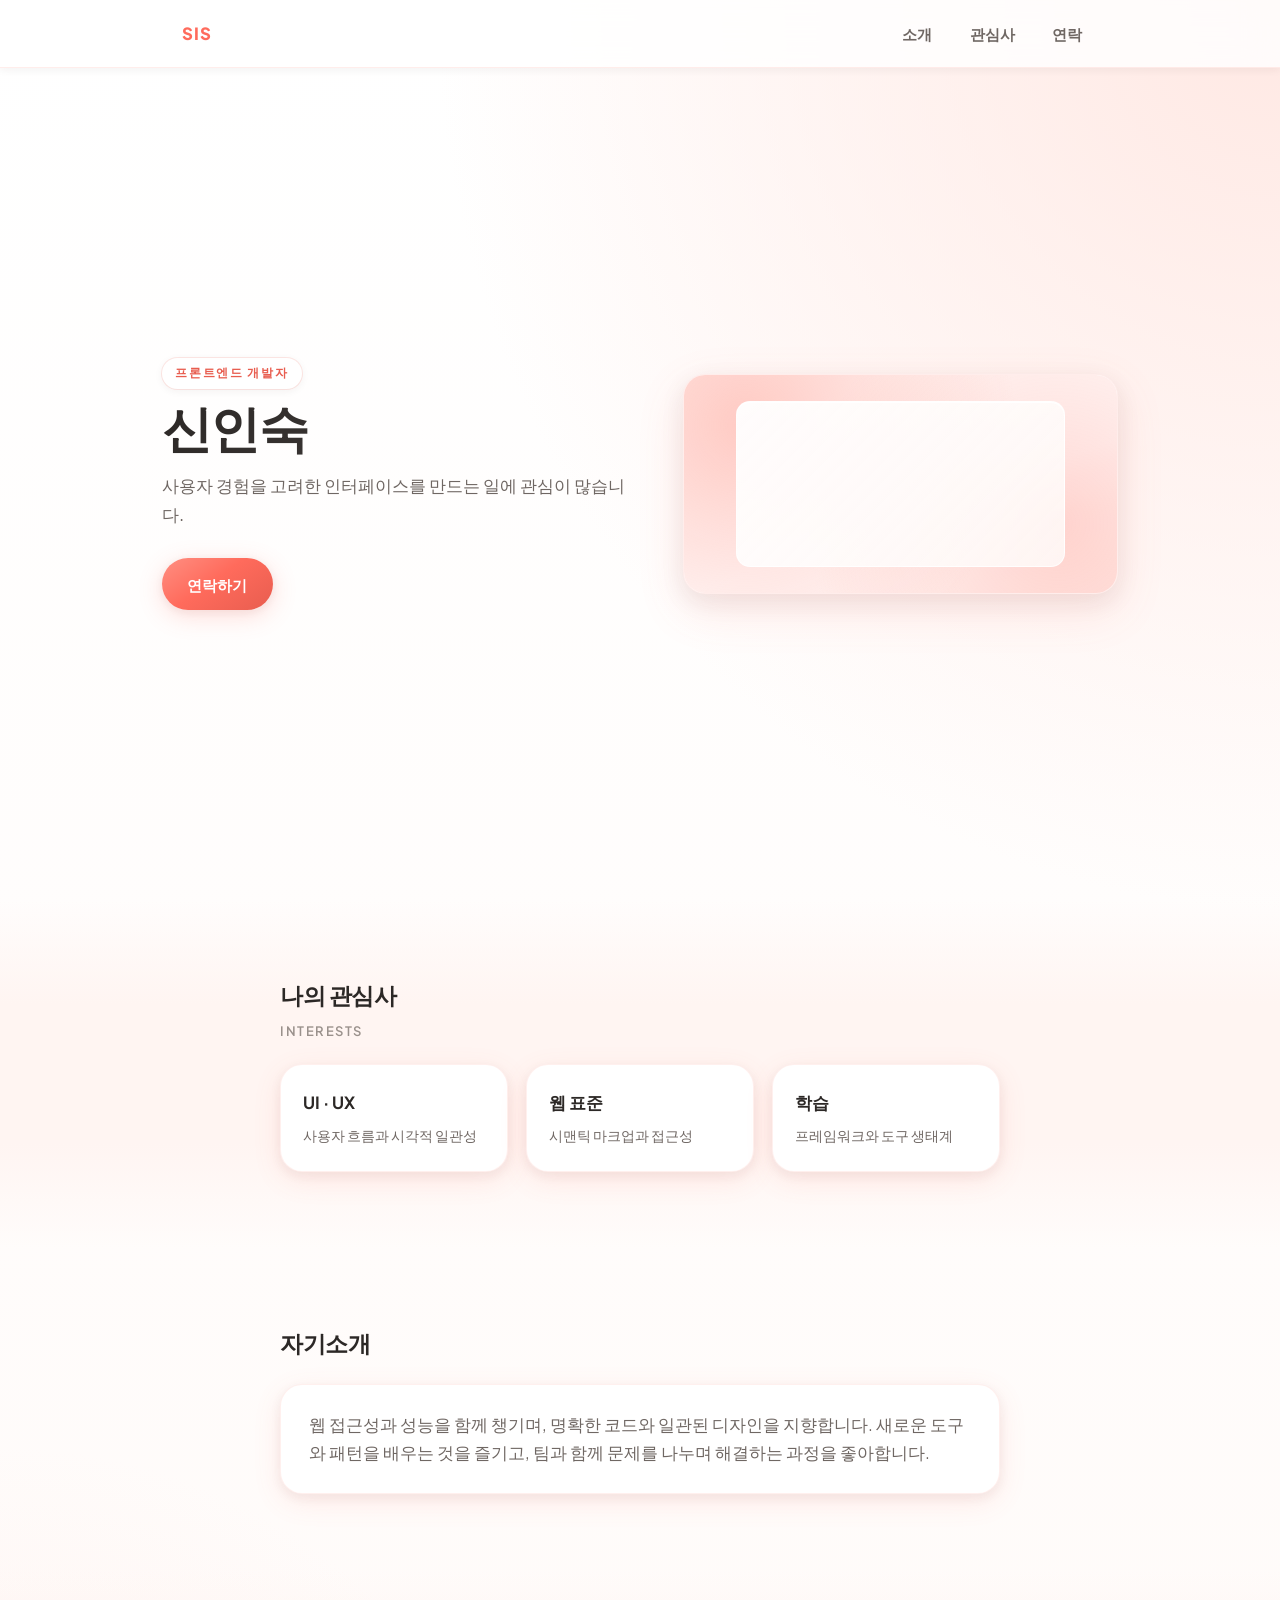
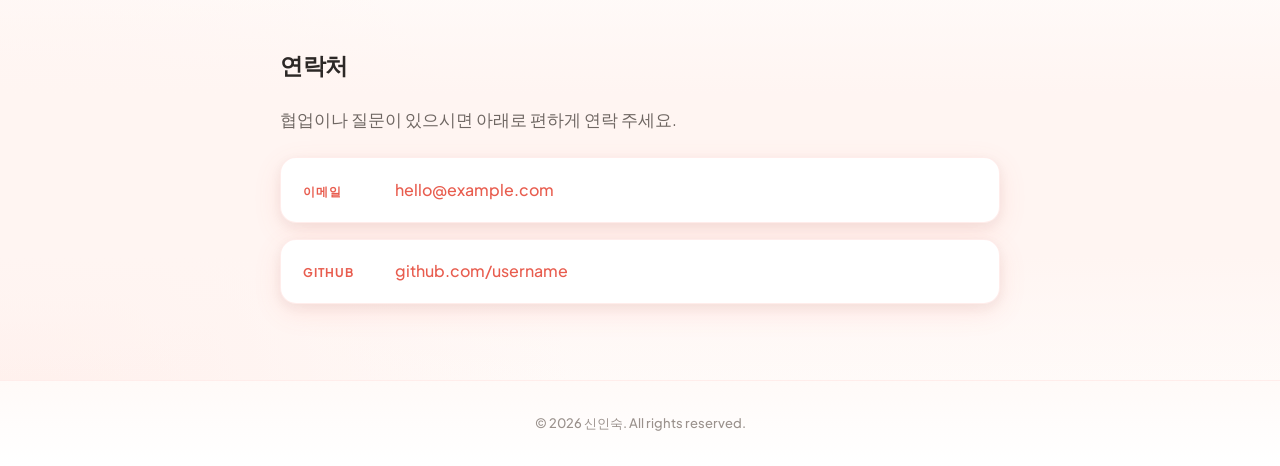
<file: index.html>
<!doctype html>
<html lang="ko">
<head>
  <meta charset="UTF-8">
  <meta name="viewport" content="width=device-width, initial-scale=1.0">
  <meta name="description" content="개인 홈페이지 — 소개, 관심사, 연락처">
  <title>신인숙 | 개인 홈페이지</title>
  <link rel="preconnect" href="https://fonts.googleapis.com">
  <link rel="preconnect" href="https://fonts.gstatic.com" crossorigin>
  <link href="https://fonts.googleapis.com/css2?family=Plus+Jakarta+Sans:ital,wght@0,400;0,500;0,600;0,700;1,400&display=swap" rel="stylesheet">
  <link rel="stylesheet" href="style.css">
</head>
<body>
  <a class="skip-link" href="#intro">본문으로 건너뛰기</a>

  <!-- site-head: sticky. nav는 header 밖에 두어 backdrop-filter가 fixed 딤/패널 기준을 망가뜨리지 않게 함 -->
  <div class="site-head">
    <header class="site-header">
      <div class="header-inner">
        <a class="logo" href="#">SIS</a>
        <button
          type="button"
          class="nav-toggle"
          aria-expanded="false"
          aria-controls="nav-menu"
          aria-label="메뉴 열기"
        >
          <!-- 햄버거 아이콘 (장식) -->
          <svg class="nav-toggle-icon" width="22" height="22" viewBox="0 0 24 24" aria-hidden="true" focusable="false">
            <path
              fill="none"
              stroke="currentColor"
              stroke-width="2"
              stroke-linecap="round"
              d="M5 7h14M5 12h14M5 17h14"
            />
          </svg>
        </button>
      </div>
    </header>
    <nav class="nav" aria-label="주요 메뉴">
      <!-- fixed 요소는 backdrop-filter 없는 조상 밖(여기)에 두어 전체 화면 딤·슬라이드 패널이 동작함 -->
      <div class="nav-backdrop" aria-hidden="true"></div>
      <ul id="nav-menu" class="nav-list">
        <!-- 패널 상단 닫기 버튼 -->
        <li class="nav-close-item" aria-hidden="true">
          <button type="button" class="nav-close" aria-label="메뉴 닫기">
            <svg width="20" height="20" viewBox="0 0 24 24" aria-hidden="true" focusable="false">
              <path
                fill="none"
                stroke="currentColor"
                stroke-width="2.2"
                stroke-linecap="round"
                d="M6 6l12 12M18 6L6 18"
              />
            </svg>
          </button>
        </li>
        <li><a href="#intro">소개</a></li>
        <li><a href="#interests">관심사</a></li>
        <li><a href="#contact">연락</a></li>
      </ul>
    </nav>
  </div>

  <main>
    <section class="hero" aria-labelledby="hero-title">
      <div class="hero-content">
        <p class="hero-label">프론트엔드 개발자</p>
        <h1 id="hero-title" class="hero-title">신인숙</h1>
        <p class="hero-lead">
          사용자 경험을 고려한 인터페이스를 만드는 일에 관심이 많습니다.
        </p>
        <a class="btn btn-primary" href="#contact">연락하기</a>
      </div>
      <div class="hero-visual" aria-hidden="true"></div>
    </section>

    <section id="interests" class="section section-interests" aria-labelledby="interests-title">
      <div class="container">
        <h2 id="interests-title" class="section-title">
          나의 관심사 <span class="section-title-en" lang="en">Interests</span>
        </h2>
        <ul class="interest-grid">
          <li class="interest-card">
            <h3 class="interest-title">UI · UX</h3>
            <p class="interest-text">사용자 흐름과 시각적 일관성</p>
          </li>
          <li class="interest-card">
            <h3 class="interest-title">웹 표준</h3>
            <p class="interest-text">시맨틱 마크업과 접근성</p>
          </li>
          <li class="interest-card">
            <h3 class="interest-title">학습</h3>
            <p class="interest-text">프레임워크와 도구 생태계</p>
          </li>
        </ul>
      </div>
    </section>

    <section id="intro" class="section section-intro">
      <div class="container">
        <h2 class="section-title">자기소개</h2>
        <div class="panel-card intro-panel">
          <p class="section-lead">
            웹 접근성과 성능을 함께 챙기며, 명확한 코드와 일관된 디자인을 지향합니다.
            새로운 도구와 패턴을 배우는 것을 즐기고, 팀과 함께 문제를 나누며 해결하는 과정을 좋아합니다.
          </p>
        </div>
      </div>
    </section>

    <section id="contact" class="section section-contact">
      <div class="container">
        <h2 class="section-title">연락처</h2>
        <p class="section-lead contact-lead">
          협업이나 질문이 있으시면 아래로 편하게 연락 주세요.
        </p>
        <ul class="contact-list">
          <li>
            <span class="contact-label">이메일</span>
            <a href="mailto:hello@example.com">hello@example.com</a>
          </li>
          <li>
            <span class="contact-label">GitHub</span>
            <a href="https://github.com/username" target="_blank" rel="noopener noreferrer">github.com/username</a>
          </li>
        </ul>
      </div>
    </section>
  </main>

  <footer class="site-footer">
    <div class="container footer-inner">
      <p class="footer-copy">© <span id="year"></span> 신인숙. All rights reserved.</p>
    </div>
  </footer>

  <script src="script.js" defer></script>
</body>
</html>
</file>
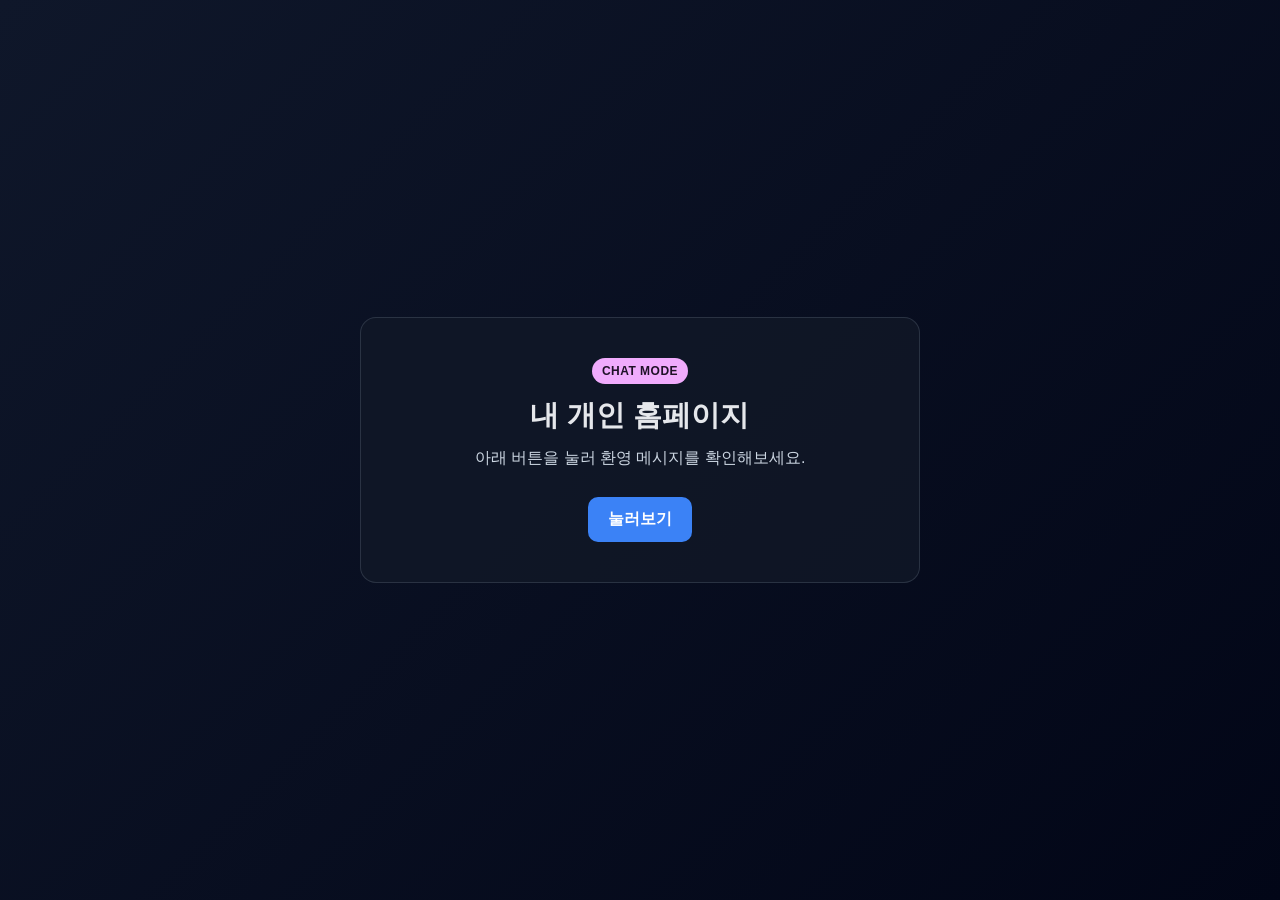
<file: index1.html>
<!doctype html>
<html lang="ko">
<head>
  <meta charset="UTF-8">
  <meta name="viewport" content="width=device-width, initial-scale=1.0">
  <title>Chat Mode - My Homepage</title>
  <style>
    :root {
      --bg: #0f172a;
      --card: #111827;
      --text: #e5e7eb;
      --accent: #3b82f6;
      --accent-hover: #2563eb;
    }

    * {
      box-sizing: border-box;
    }

    body {
      margin: 0;
      min-height: 100vh;
      display: grid;
      place-items: center;
      background: linear-gradient(135deg, var(--bg), #020617);
      color: var(--text);
      font-family: "Segoe UI", Arial, sans-serif;
    }

    .card {
      width: min(92vw, 560px);
      padding: 40px;
      border-radius: 16px;
      background: rgba(17, 24, 39, 0.85);
      border: 1px solid rgba(148, 163, 184, 0.2);
      text-align: center;
    }

    .mode-badge {
      display: inline-block;
      margin-bottom: 12px;
      padding: 6px 10px;
      border-radius: 999px;
      font-size: 0.75rem;
      font-weight: 700;
      letter-spacing: 0.04em;
      color: #1f1127;
      background: #f0abfc;
    }

    h1 {
      margin: 0 0 12px;
      font-size: 1.8rem;
    }

    p {
      margin: 0 0 28px;
      color: #cbd5e1;
    }

    .cta-button {
      border: 0;
      border-radius: 10px;
      padding: 12px 20px;
      font-size: 1rem;
      font-weight: 700;
      color: #fff;
      background-color: var(--accent);
      cursor: pointer;
      transition: transform 0.15s ease, background-color 0.2s ease;
    }

    .cta-button:hover {
      background-color: var(--accent-hover);
      transform: translateY(-1px);
    }

    .cta-button:active {
      transform: translateY(0);
    }
  </style>
</head>
<body>
  <main class="card">
    <span class="mode-badge">CHAT MODE</span>
    <h1>내 개인 홈페이지</h1>
    <p>아래 버튼을 눌러 환영 메시지를 확인해보세요.</p>
    <button class="cta-button" id="welcomeButton" type="button">눌러보기</button>
  </main>

  <script>
    const welcomeButton = document.getElementById("welcomeButton");

    welcomeButton.addEventListener("click", () => {
      alert("방문해주셔서 감사합니다!");
    });
  </script>
</body>
</html>
</file>
<file: style.css>
:root {
  --coral: #ff6b5c;
  --coral-deep: #e85d4f;
  --coral-light: #ff8f82;
  --coral-glow: rgba(255, 107, 92, 0.22);
  --coral-mist: rgba(255, 107, 92, 0.08);
  --white: #ffffff;
  --cream: #fffaf8;
  --blush: #fff5f2;
  --peach: #ffe8e3;
  --text: #2c2826;
  --text-muted: #6f6763;
  --text-soft: #9a918c;
  --shadow-sm: 0 2px 8px rgba(44, 40, 38, 0.06);
  --shadow-md: 0 8px 28px rgba(255, 107, 92, 0.12), 0 4px 12px rgba(44, 40, 38, 0.06);
  --shadow-lg: 0 16px 48px rgba(255, 107, 92, 0.14), 0 8px 24px rgba(44, 40, 38, 0.08);
  --shadow-card-hover: 0 20px 56px rgba(255, 107, 92, 0.18), 0 10px 28px rgba(44, 40, 38, 0.1);
  --radius: 22px;
  --radius-sm: 16px;
  --radius-pill: 999px;
  --font: "Plus Jakarta Sans", system-ui, -apple-system, sans-serif;
  --max-width: 720px;
  --header-h: 68px;
}

*,
*::before,
*::after {
  box-sizing: border-box;
}

html {
  scroll-behavior: smooth;
}

body {
  margin: 0;
  min-height: 100vh;
  font-family: var(--font);
  font-size: 1rem;
  line-height: 1.65;
  color: var(--text);
  background: var(--cream);
  background-image:
    radial-gradient(ellipse 120% 80% at 100% 0%, var(--peach) 0%, transparent 55%),
    radial-gradient(ellipse 90% 60% at 0% 100%, rgba(255, 232, 227, 0.6) 0%, transparent 50%),
    linear-gradient(180deg, var(--white) 0%, var(--cream) 100%);
}

a {
  color: var(--coral-deep);
  text-decoration: none;
  font-weight: 500;
  transition: color 0.2s ease, opacity 0.2s ease;
}

a:hover {
  color: var(--coral);
  opacity: 1;
}

.skip-link {
  position: absolute;
  left: -9999px;
  z-index: 100;
  padding: 0.75rem 1rem;
  background: var(--coral);
  color: var(--white);
  border-radius: var(--radius-sm);
  font-weight: 600;
}

.skip-link:focus {
  left: 1rem;
  top: 1rem;
}

/* sticky는 site-head에 둠 — nav(딤·패널)는 header 밖 형제이므로 같은 래퍼에서 겹침·스크롤 고정 처리 */
.site-head {
  position: sticky;
  top: 0;
  z-index: 50;
}

.site-header {
  height: var(--header-h);
  background: rgba(255, 255, 255, 0.82);
  backdrop-filter: blur(16px);
  -webkit-backdrop-filter: blur(16px);
  border-bottom: 1px solid rgba(255, 107, 92, 0.12);
  box-shadow: var(--shadow-sm);
}

.header-inner {
  max-width: 960px;
  margin: 0 auto;
  padding: 0 1.35rem;
  height: 100%;
  display: flex;
  align-items: center;
  justify-content: space-between;
}

.logo {
  font-weight: 800;
  font-size: 1.05rem;
  letter-spacing: 0.08em;
  color: var(--coral);
  text-decoration: none;
}

.logo:hover {
  color: var(--coral-deep);
}

/* 데스크톱: 헤더 줄과 같은 높이에 링크만 오른쪽 정렬(토글은 .site-header 안에 있음) */
.nav {
  position: absolute;
  top: 0;
  left: 0;
  right: 0;
  height: var(--header-h);
  max-width: 960px;
  margin: 0 auto;
  padding: 0 1.35rem;
  display: flex;
  align-items: center;
  justify-content: flex-end;
  pointer-events: none;
}

.nav-toggle {
  display: none;
  align-items: center;
  justify-content: center;
  min-width: 2.75rem;
  min-height: 2.75rem;
  padding: 0.35rem;
  font: inherit;
  color: var(--text);
  background: var(--white);
  border: 1px solid rgba(255, 107, 92, 0.25);
  border-radius: var(--radius-sm);
  box-shadow: var(--shadow-sm);
  cursor: pointer;
}

.nav-toggle-icon {
  display: block;
}

/* 모바일 드로어용 — 데스크톱에서는 숨김 */
.nav-backdrop {
  display: none;
}

/* 닫기 버튼 행: 데스크톱에서는 링크 목록에 섞이지 않게 숨김 */
.nav-close-item {
  display: none;
}

.nav-close {
  display: none;
}

.nav-list {
  display: flex;
  gap: 0.35rem;
  margin: 0;
  padding: 0;
  list-style: none;
  align-items: center;
}

.nav-list a {
  display: block;
  padding: 0.5rem 1rem;
  border-radius: var(--radius-pill);
  color: var(--text-muted);
  font-size: 0.9375rem;
  font-weight: 600;
}

.nav-list a:hover {
  color: var(--coral-deep);
  background: var(--coral-mist);
}

.hero {
  max-width: 1000px;
  margin: 0 auto;
  padding: clamp(2.5rem, 7vw, 4.5rem) 1.35rem;
  display: grid;
  gap: 2rem;
  align-items: center;
  min-height: calc(100vh - var(--header-h));
}

@media (min-width: 768px) {
  .hero {
    grid-template-columns: 1.05fr 0.95fr;
    gap: 2.5rem;
  }
}

.hero-content {
  padding: 0.25rem 0;
}

.hero-label {
  margin: 0 0 0.65rem;
  display: inline-block;
  padding: 0.35rem 0.85rem;
  font-size: 0.75rem;
  font-weight: 700;
  letter-spacing: 0.14em;
  text-transform: uppercase;
  color: var(--coral-deep);
  background: var(--white);
  border-radius: var(--radius-pill);
  box-shadow: var(--shadow-sm), 0 0 0 1px rgba(255, 107, 92, 0.15);
}

.hero-title {
  margin: 0 0 1rem;
  font-size: clamp(2.35rem, 5.5vw, 3.15rem);
  font-weight: 800;
  letter-spacing: -0.03em;
  line-height: 1.12;
  color: var(--text);
  background: linear-gradient(135deg, var(--text) 0%, #4a4543 100%);
  -webkit-background-clip: text;
  background-clip: text;
  color: transparent;
}

@supports not (background-clip: text) {
  .hero-title {
    color: var(--text);
    background: none;
  }
}

.hero-lead {
  margin: 0 0 1.85rem;
  max-width: 38ch;
  color: var(--text-muted);
  font-size: 1.08rem;
  font-weight: 450;
}

.btn {
  display: inline-flex;
  align-items: center;
  justify-content: center;
  padding: 0.85rem 1.6rem;
  font-size: 0.95rem;
  font-weight: 700;
  border-radius: var(--radius-pill);
  border: none;
  cursor: pointer;
  transition: transform 0.2s ease, box-shadow 0.25s ease;
}

.btn-primary {
  color: var(--white);
  background: linear-gradient(145deg, var(--coral-light) 0%, var(--coral) 45%, var(--coral-deep) 100%);
  box-shadow: 0 6px 24px var(--coral-glow), var(--shadow-sm);
}

.btn-primary:hover {
  transform: translateY(-3px);
  box-shadow: 0 12px 36px var(--coral-glow), var(--shadow-md);
}

.hero-visual {
  min-height: 220px;
  border-radius: var(--radius);
  background: var(--white);
  border: 1px solid rgba(255, 107, 92, 0.12);
  box-shadow: var(--shadow-lg);
  position: relative;
  overflow: hidden;
}

.hero-visual::before {
  content: "";
  position: absolute;
  inset: -40%;
  background:
    radial-gradient(circle at 30% 35%, rgba(255, 143, 130, 0.45) 0%, transparent 45%),
    radial-gradient(circle at 70% 60%, rgba(255, 107, 92, 0.28) 0%, transparent 42%),
    linear-gradient(160deg, var(--blush) 0%, var(--white) 55%, var(--peach) 100%);
}

.hero-visual::after {
  content: "";
  position: absolute;
  inset: 12%;
  border-radius: calc(var(--radius) - 8px);
  background: linear-gradient(135deg, rgba(255, 255, 255, 0.95) 0%, rgba(255, 250, 248, 0.85) 100%);
  box-shadow: inset 0 1px 0 rgba(255, 255, 255, 0.9);
  border: 1px solid rgba(255, 255, 255, 0.8);
}

.section {
  padding: clamp(3rem, 7vw, 4.75rem) 1.35rem;
}

.section:nth-child(even) {
  background: linear-gradient(180deg, transparent 0%, var(--blush) 30%, var(--blush) 70%, transparent 100%);
}

.container {
  max-width: var(--max-width);
  margin: 0 auto;
}

.section-title {
  margin: 0 0 1.35rem;
  font-size: 1.45rem;
  font-weight: 800;
  letter-spacing: -0.02em;
  color: var(--text);
}

/* 영문 보조 제목(예: Interests) — 메인 제목과 구분 */
.section-title-en {
  display: block;
  margin-top: 0.4rem;
  font-size: 0.8125rem;
  font-weight: 600;
  letter-spacing: 0.12em;
  text-transform: uppercase;
  color: var(--text-soft);
}

.section-lead {
  margin: 0;
  color: var(--text-muted);
  font-size: 1.05rem;
}

.panel-card {
  padding: 1.65rem 1.75rem;
  border-radius: var(--radius);
  background: var(--white);
  border: 1px solid rgba(255, 107, 92, 0.1);
  box-shadow: var(--shadow-md);
  transition: box-shadow 0.25s ease, transform 0.2s ease;
}

.intro-panel:hover {
  box-shadow: var(--shadow-card-hover);
  transform: translateY(-2px);
}

.section-intro .section-lead {
  max-width: none;
}

.interest-grid {
  display: grid;
  gap: 1.15rem;
  margin: 0;
  padding: 0;
  list-style: none;
}

@media (min-width: 600px) {
  .interest-grid {
    grid-template-columns: repeat(3, 1fr);
  }
}

.interest-card {
  padding: 1.5rem 1.35rem;
  border-radius: var(--radius);
  background: var(--white);
  border: 1px solid rgba(255, 107, 92, 0.1);
  box-shadow: var(--shadow-md);
  transition: transform 0.25s ease, box-shadow 0.25s ease;
}

.interest-card:hover {
  transform: translateY(-6px);
  box-shadow: var(--shadow-card-hover);
  border-color: rgba(255, 107, 92, 0.2);
}

.interest-title {
  margin: 0 0 0.5rem;
  font-size: 1.05rem;
  font-weight: 700;
  color: var(--text);
}

.interest-text {
  margin: 0;
  font-size: 0.9rem;
  color: var(--text-muted);
  line-height: 1.55;
}

.section-contact .contact-lead {
  margin-bottom: 1.5rem;
}

.contact-list {
  margin: 0;
  padding: 0;
  list-style: none;
  display: flex;
  flex-direction: column;
  gap: 1rem;
}

.contact-list li {
  display: flex;
  flex-wrap: wrap;
  align-items: baseline;
  gap: 0.75rem 1.25rem;
  padding: 1.15rem 1.35rem;
  border-radius: var(--radius-sm);
  background: var(--white);
  border: 1px solid rgba(255, 107, 92, 0.12);
  box-shadow: var(--shadow-md);
  transition: box-shadow 0.2s ease;
}

.contact-list li:hover {
  box-shadow: var(--shadow-lg);
}

.contact-label {
  min-width: 4.5rem;
  font-size: 0.75rem;
  font-weight: 700;
  color: var(--coral-deep);
  text-transform: uppercase;
  letter-spacing: 0.08em;
}

.site-footer {
  border-top: 1px solid rgba(255, 107, 92, 0.12);
  padding: 2rem 1.35rem;
  background: linear-gradient(180deg, var(--cream) 0%, var(--white) 100%);
}

.footer-inner {
  text-align: center;
}

.footer-copy {
  margin: 0;
  font-size: 0.8125rem;
  color: var(--text-soft);
  font-weight: 500;
}

@media (max-width: 640px) {
  /* absolute·flex 오버레이 제거: fixed 딤/패널만 뷰포트 기준으로 쌓이게 함 */
  .nav {
    display: block;
    position: static;
    height: 0;
    padding: 0;
    max-width: none;
    margin: 0;
    overflow: visible;
  }

  .nav-toggle {
    display: flex;
    z-index: 70;
    position: relative;
  }

  .nav-backdrop {
    display: block;
    position: fixed;
    inset: 0;
    z-index: 55;
    background: rgba(44, 40, 38, 0.42);
    opacity: 0;
    visibility: hidden;
    pointer-events: none;
    transition: opacity 0.28s ease, visibility 0.28s ease;
  }

  .nav.is-open .nav-backdrop {
    opacity: 1;
    visibility: visible;
    pointer-events: auto;
  }

  .nav-list {
    position: fixed;
    top: 0;
    right: 0;
    z-index: 60;
    width: min(288px, 86vw);
    height: 100vh;
    height: 100dvh;
    margin: 0;
    flex-direction: column;
    gap: 0.25rem;
    align-items: stretch;
    /* 상단 여백을 줄여 닫기 버튼이 자연스럽게 자리잡게 함 */
    padding: 1rem 1rem 1.5rem;
    background: var(--white);
    border: none;
    border-left: 1px solid rgba(255, 107, 92, 0.15);
    border-radius: 0;
    box-shadow: var(--shadow-lg);
    transform: translateX(100%);
    visibility: hidden;
    pointer-events: none;
    transition: transform 0.28s ease, visibility 0.28s ease;
    overflow-y: auto;
  }

  .nav.is-open .nav-list {
    transform: translateX(0);
    visibility: visible;
    pointer-events: auto;
  }

  /* 닫기 버튼 행: 패널 상단 오른쪽 정렬 */
  .nav-close-item {
    display: flex;
    justify-content: flex-end;
    padding-bottom: 0.5rem;
    border-bottom: 1px solid rgba(255, 107, 92, 0.1);
    margin-bottom: 0.5rem;
  }

  .nav-close {
    display: flex;
    align-items: center;
    justify-content: center;
    min-width: 2.5rem;
    min-height: 2.5rem;
    padding: 0.25rem;
    color: var(--text-muted);
    background: transparent;
    border: 1px solid rgba(255, 107, 92, 0.2);
    border-radius: var(--radius-sm);
    cursor: pointer;
    transition: color 0.18s ease, background 0.18s ease;
  }

  .nav-close:hover {
    color: var(--coral-deep);
    background: var(--coral-mist);
  }

  .nav-list li a {
    border-radius: var(--radius-sm);
  }
}

@media (max-width: 640px) and (prefers-reduced-motion: reduce) {
  .nav-backdrop,
  .nav-list {
    transition-duration: 0.01ms;
  }
}
</file>
